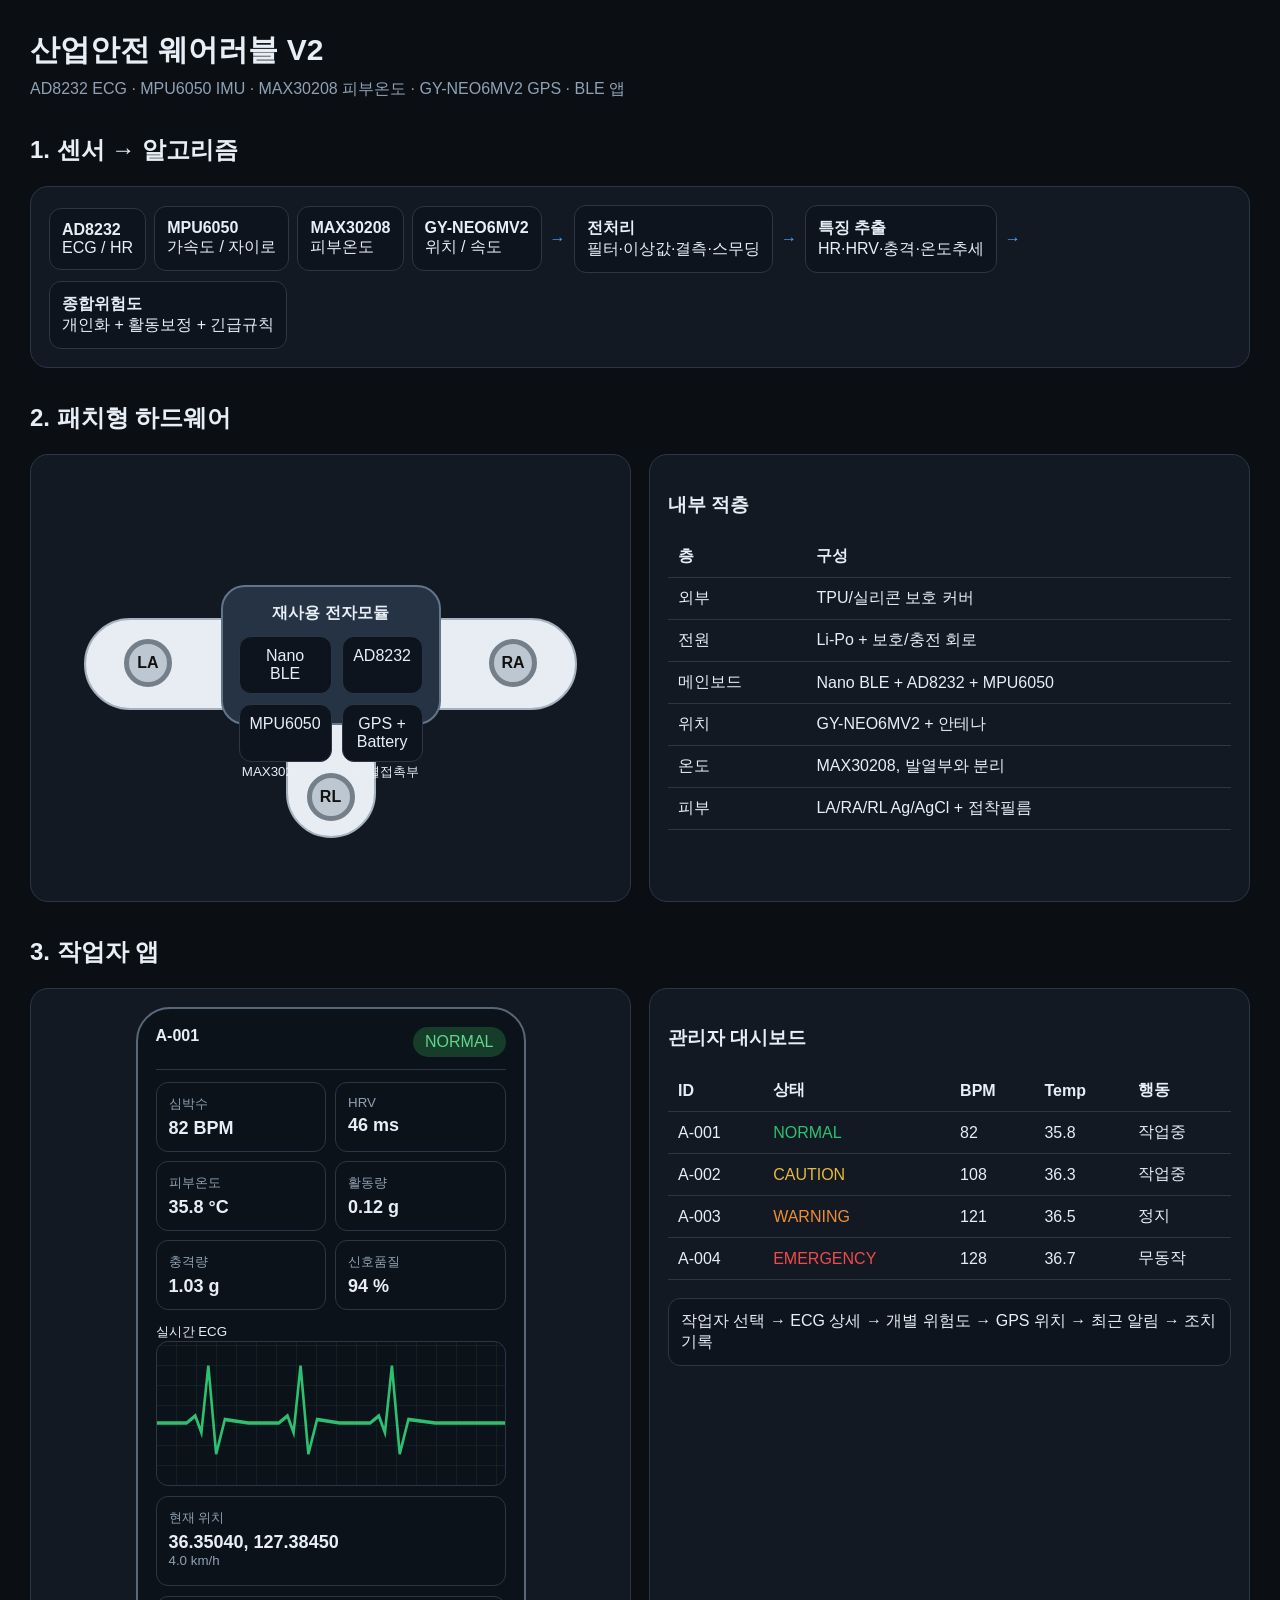
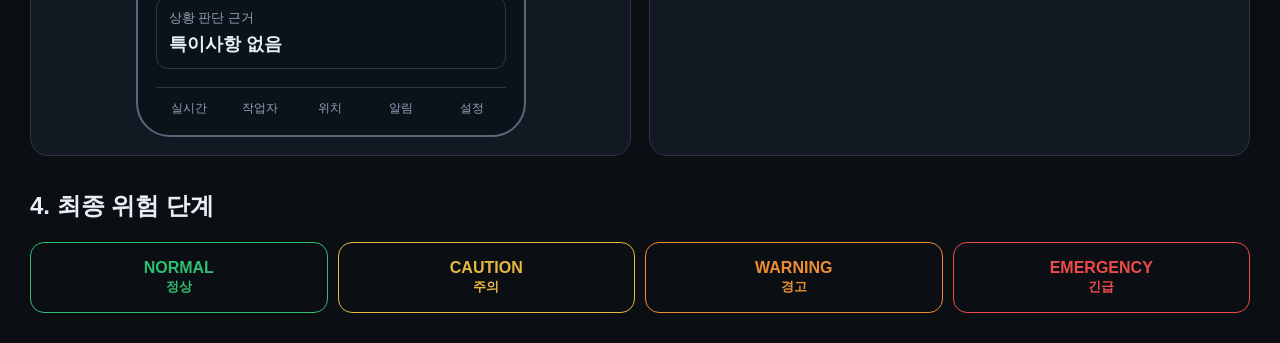
<file: worker_safety_algorithm_v2/wireframes/index.html>
<!DOCTYPE html>
<html lang="ko">
<head>
<meta charset="utf-8">
<meta name="viewport" content="width=device-width,initial-scale=1">
<title>산업안전 웨어러블 V2 와이어프레임</title>
<style>
:root{--bg:#0b0f14;--panel:#121923;--line:#2b3746;--text:#e8eef6;--muted:#8fa1b6;--blue:#4ea1ff;--green:#2fbf71;--yellow:#e7b93f;--orange:#ef8d32;--red:#ef4b4b}
*{box-sizing:border-box}body{margin:0;background:var(--bg);color:var(--text);font-family:Arial,"Noto Sans KR",sans-serif}.wrap{max-width:1440px;margin:auto;padding:30px}h1{margin:0 0 8px;font-size:30px}h2{margin-top:34px}.sub{color:var(--muted)}.grid{display:grid;grid-template-columns:repeat(auto-fit,minmax(330px,1fr));gap:18px}.card{background:var(--panel);border:1px solid var(--line);border-radius:18px;padding:18px}.flow{display:flex;gap:8px;align-items:center;flex-wrap:wrap}.box{background:#0d141d;border:1px solid var(--line);border-radius:12px;padding:12px}.arr{color:var(--blue);font-weight:700}.patch{height:410px;position:relative}.body{position:absolute;left:50%;top:112px;transform:translateX(-50%);width:220px;height:140px;border:2px solid #64758a;background:#253344;border-radius:24px;padding:16px;z-index:5;text-align:center}.wing{position:absolute;background:#e7edf3;border:2px solid #a6b2bf}.left{width:220px;height:92px;left:35px;top:145px;border-radius:55px 14px 14px 55px}.right{width:220px;height:92px;right:35px;top:145px;border-radius:14px 55px 55px 14px}.bottom{width:90px;height:160px;left:50%;top:205px;transform:translateX(-50%);border-radius:15px 15px 50px 50px}.e{position:absolute;width:48px;height:48px;border-radius:50%;background:#bcc7d2;border:5px solid #747f8a;z-index:10;color:#111;display:flex;align-items:center;justify-content:center;font-weight:700}.la{left:75px;top:166px}.ra{right:75px;top:166px}.rl{left:50%;top:300px;transform:translateX(-50%)}.sensor-grid{display:grid;grid-template-columns:1fr 1fr;gap:10px;margin-top:12px}.sensor{border:1px solid var(--line);border-radius:12px;padding:10px;background:#0d141d}.phone{max-width:390px;min-height:720px;margin:auto;background:#0c1219;border:2px solid #58687a;border-radius:34px;padding:18px}.top{display:flex;justify-content:space-between;padding-bottom:12px;border-bottom:1px solid var(--line)}.badge{padding:6px 12px;border-radius:999px;background:#153d29;color:#62d48c}.metrics{display:grid;grid-template-columns:repeat(2,1fr);gap:9px;margin:12px 0}.m{padding:12px;border:1px solid var(--line);border-radius:12px}.m small{display:block;color:var(--muted);margin-bottom:5px}.m b{font-size:18px}.ecg{height:145px;border:1px solid var(--line);border-radius:12px;background:repeating-linear-gradient(0deg,transparent,transparent 19px,#173126 20px),repeating-linear-gradient(90deg,transparent,transparent 19px,#173126 20px)}.ecg svg{width:100%;height:100%}.nav{display:grid;grid-template-columns:repeat(5,1fr);gap:4px;text-align:center;color:var(--muted);font-size:12px;border-top:1px solid var(--line);margin-top:18px;padding-top:12px}.levels{display:grid;grid-template-columns:repeat(4,1fr);gap:10px}.level{padding:16px;border-radius:14px;text-align:center;font-weight:700}.n{border:1px solid var(--green);color:var(--green)}.c{border:1px solid var(--yellow);color:var(--yellow)}.w{border:1px solid var(--orange);color:var(--orange)}.x{border:1px solid var(--red);color:var(--red)}table{width:100%;border-collapse:collapse}td,th{padding:10px;border-bottom:1px solid var(--line);text-align:left}
</style>
</head>
<body><div class="wrap">
<h1>산업안전 웨어러블 V2</h1><div class="sub">AD8232 ECG · MPU6050 IMU · MAX30208 피부온도 · GY-NEO6MV2 GPS · BLE 앱</div>
<h2>1. 센서 → 알고리즘</h2><div class="card"><div class="flow"><div class="box"><b>AD8232</b><br>ECG / HR</div><div class="box"><b>MPU6050</b><br>가속도 / 자이로</div><div class="box"><b>MAX30208</b><br>피부온도</div><div class="box"><b>GY-NEO6MV2</b><br>위치 / 속도</div><span class="arr">→</span><div class="box"><b>전처리</b><br>필터·이상값·결측·스무딩</div><span class="arr">→</span><div class="box"><b>특징 추출</b><br>HR·HRV·충격·온도추세</div><span class="arr">→</span><div class="box"><b>종합위험도</b><br>개인화 + 활동보정 + 긴급규칙</div></div></div>
<h2>2. 패치형 하드웨어</h2><div class="grid"><div class="card"><div class="patch"><div class="wing left"></div><div class="wing right"></div><div class="wing bottom"></div><div class="body"><b>재사용 전자모듈</b><div class="sensor-grid"><div class="sensor">Nano BLE</div><div class="sensor">AD8232</div><div class="sensor">MPU6050</div><div class="sensor">GPS + Battery</div></div><small>MAX30208은 피부쪽 열접촉부</small></div><div class="e la">LA</div><div class="e ra">RA</div><div class="e rl">RL</div></div></div><div class="card"><h3>내부 적층</h3><table><tr><th>층</th><th>구성</th></tr><tr><td>외부</td><td>TPU/실리콘 보호 커버</td></tr><tr><td>전원</td><td>Li-Po + 보호/충전 회로</td></tr><tr><td>메인보드</td><td>Nano BLE + AD8232 + MPU6050</td></tr><tr><td>위치</td><td>GY-NEO6MV2 + 안테나</td></tr><tr><td>온도</td><td>MAX30208, 발열부와 분리</td></tr><tr><td>피부</td><td>LA/RA/RL Ag/AgCl + 접착필름</td></tr></table></div></div>
<h2>3. 작업자 앱</h2><div class="grid"><div class="card"><div class="phone"><div class="top"><b>A-001</b><span class="badge">NORMAL</span></div><div class="metrics"><div class="m"><small>심박수</small><b>82 BPM</b></div><div class="m"><small>HRV</small><b>46 ms</b></div><div class="m"><small>피부온도</small><b>35.8 °C</b></div><div class="m"><small>활동량</small><b>0.12 g</b></div><div class="m"><small>충격량</small><b>1.03 g</b></div><div class="m"><small>신호품질</small><b>94 %</b></div></div><small>실시간 ECG</small><div class="ecg"><svg viewBox="0 0 400 120" preserveAspectRatio="none"><polyline fill="none" stroke="#2fbf71" stroke-width="3" points="0,68 34,68 44,62 51,76 59,20 68,94 78,65 105,68 140,68 150,62 157,76 165,20 174,94 184,65 210,68 245,68 255,62 262,76 270,20 279,94 289,65 320,68 360,68 400,68"/></svg></div><div class="m" style="margin-top:10px"><small>현재 위치</small><b>36.35040, 127.38450</b><br><small>4.0 km/h</small></div><div class="m" style="margin-top:10px"><small>상황 판단 근거</small><b>특이사항 없음</b></div><div class="nav"><span>실시간</span><span>작업자</span><span>위치</span><span>알림</span><span>설정</span></div></div></div><div class="card"><h3>관리자 대시보드</h3><table><tr><th>ID</th><th>상태</th><th>BPM</th><th>Temp</th><th>행동</th></tr><tr><td>A-001</td><td style="color:var(--green)">NORMAL</td><td>82</td><td>35.8</td><td>작업중</td></tr><tr><td>A-002</td><td style="color:var(--yellow)">CAUTION</td><td>108</td><td>36.3</td><td>작업중</td></tr><tr><td>A-003</td><td style="color:var(--orange)">WARNING</td><td>121</td><td>36.5</td><td>정지</td></tr><tr><td>A-004</td><td style="color:var(--red)">EMERGENCY</td><td>128</td><td>36.7</td><td>무동작</td></tr></table><br><div class="box">작업자 선택 → ECG 상세 → 개별 위험도 → GPS 위치 → 최근 알림 → 조치 기록</div></div></div>
<h2>4. 최종 위험 단계</h2><div class="levels"><div class="level n">NORMAL<br><small>정상</small></div><div class="level c">CAUTION<br><small>주의</small></div><div class="level w">WARNING<br><small>경고</small></div><div class="level x">EMERGENCY<br><small>긴급</small></div></div>
</div></body></html>
</file>
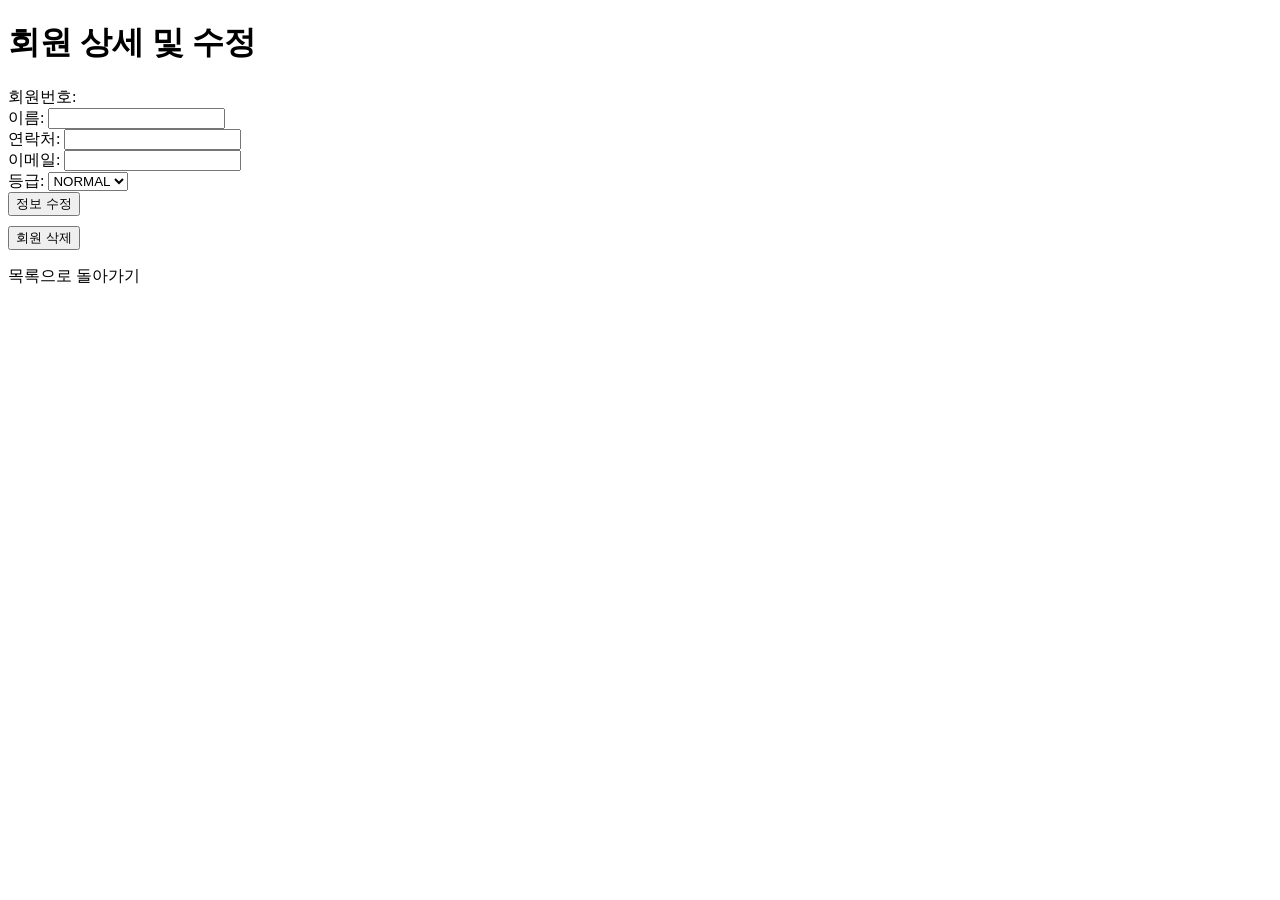
<file: bowling-reservation-system/roles/01-db-member/bowling_demo/src/main/resources/templates/members/detail.html>
<!DOCTYPE html>
<html xmlns:th="http://www.thymeleaf.org">
<head>
    <meta charset="UTF-8">
    <title>회원 상세 정보</title>
</head>
<body>
    <h1>회원 상세 및 수정</h1>
    <p th:if="${errorMessage}" th:text="${errorMessage}" style="color:red;"></p>
    <form th:action="@{/members/{id}/edit(id=${member.memberId})}" method="post">
        <div>회원번호: <span th:text="${member.memberId}"></span></div>
        <div>이름: <input type="text" name="name" th:value="${member.name}" required></div>
        <div>연락처: <input type="text" name="phone" th:value="${member.phone}" required></div>
        <div>이메일: <input type="email" name="email" th:value="${member.email}"></div>
        <div>등급: 
            <select name="grade">
                <option value="NORMAL" th:selected="${member.grade == 'NORMAL'}">NORMAL</option>
                <option value="VIP" th:selected="${member.grade == 'VIP'}">VIP</option>
            </select>
        </div>
        <button type="submit">정보 수정</button>
    </form>

    <form th:action="@{/members/{id}/delete(id=${member.memberId})}" method="post" style="margin-top:10px;">
        <button type="submit" onclick="return confirm('정말 삭제하시겠습니까?');">회원 삭제</button>
    </form>
    <p><a th:href="@{/members}">목록으로 돌아가기</a></p>
</body>
</html>
</file>
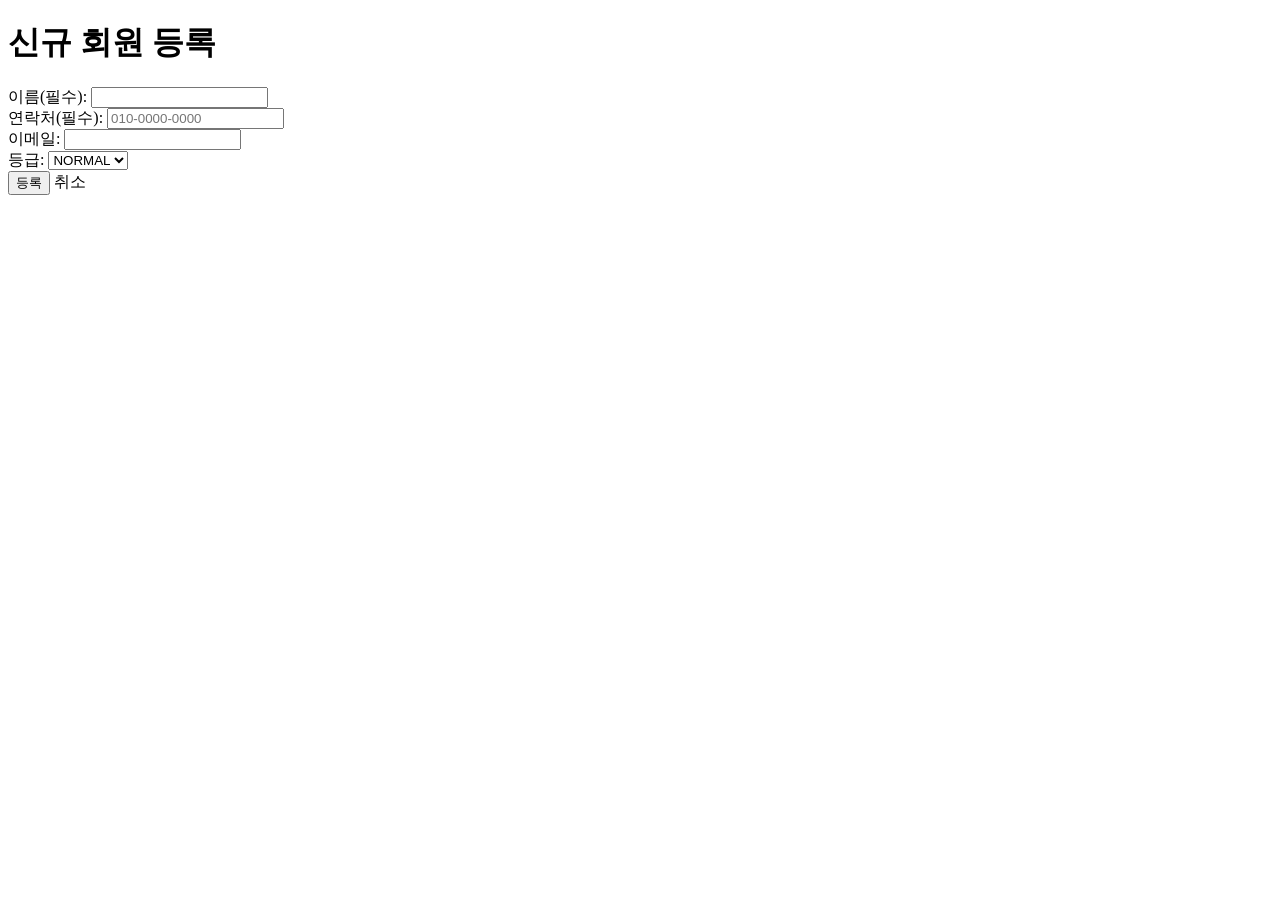
<file: bowling-reservation-system/roles/01-db-member/bowling_demo/src/main/resources/templates/members/form.html>
<!DOCTYPE html>
<html xmlns:th="http://www.thymeleaf.org">
<head>
    <meta charset="UTF-8">
    <title>신규 회원 등록</title>
</head>
<body>
    <h1>신규 회원 등록</h1>
    <p th:if="${errorMessage}" th:text="${errorMessage}" style="color:red;"></p>
    <form th:action="@{/members}" method="post">
        <div>이름(필수): <input type="text" name="name" required></div>
        <div>연락처(필수): <input type="text" name="phone" required placeholder="010-0000-0000"></div>
        <div>이메일: <input type="email" name="email"></div>
        <div>등급: 
            <select name="grade">
                <option value="NORMAL">NORMAL</option>
                <option value="VIP">VIP</option>
            </select>
        </div>
        <button type="submit">등록</button>
        <a th:href="@{/members}">취소</a>
    </form>
</body>
</html>
</file>
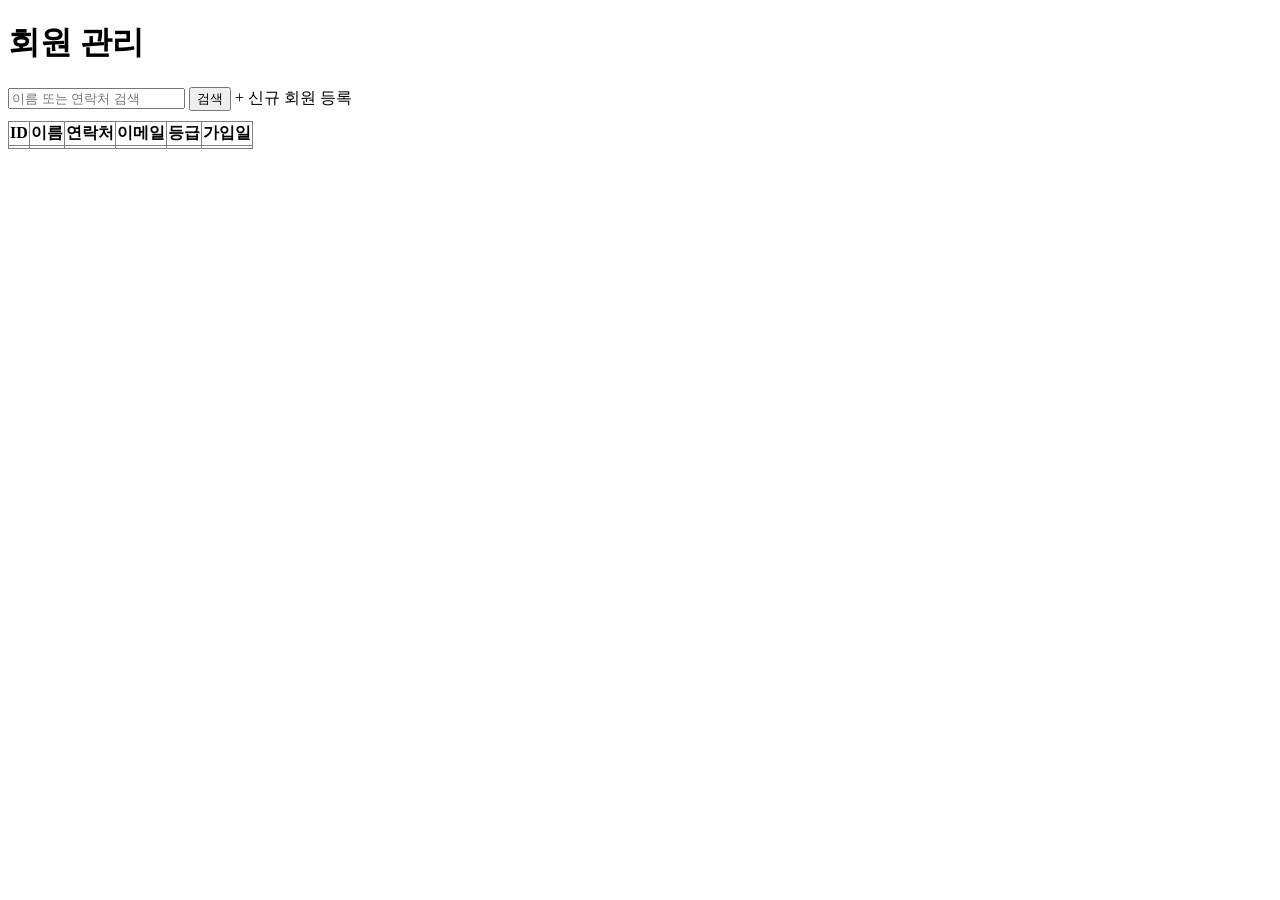
<file: bowling-reservation-system/roles/01-db-member/bowling_demo/src/main/resources/templates/members/list.html>
<!DOCTYPE html>
<html xmlns:th="http://www.thymeleaf.org">
<head>
    <meta charset="UTF-8">
    <title>회원 목록</title>
</head>
<body>
    <h1>회원 관리</h1>
    <form th:action="@{/members}" method="get">
        <input type="text" name="keyword" th:value="${keyword}" placeholder="이름 또는 연락처 검색">
        <button type="submit">검색</button>
        <a th:href="@{/members/new}">+ 신규 회원 등록</a>
    </form>
    <table border="1" style="margin-top:10px; border-collapse: collapse;">
        <thead>
            <tr>
                <th>ID</th><th>이름</th><th>연락처</th><th>이메일</th><th>등급</th><th>가입일</th>
            </tr>
        </thead>
        <tbody>
            <tr th:each="m : ${members}">
                <td th:text="${m.memberId}"></td>
                <td><a th:href="@{/members/{id}(id=${m.memberId})}" th:text="${m.name}"></a></td>
                <td th:text="${m.phone}"></td>
                <td th:text="${m.email}"></td>
                <td th:text="${m.grade}"></td>
                <td th:text="${m.createdAt}"></td>
            </tr>
        </tbody>
    </table>
</body>
</html>
</file>
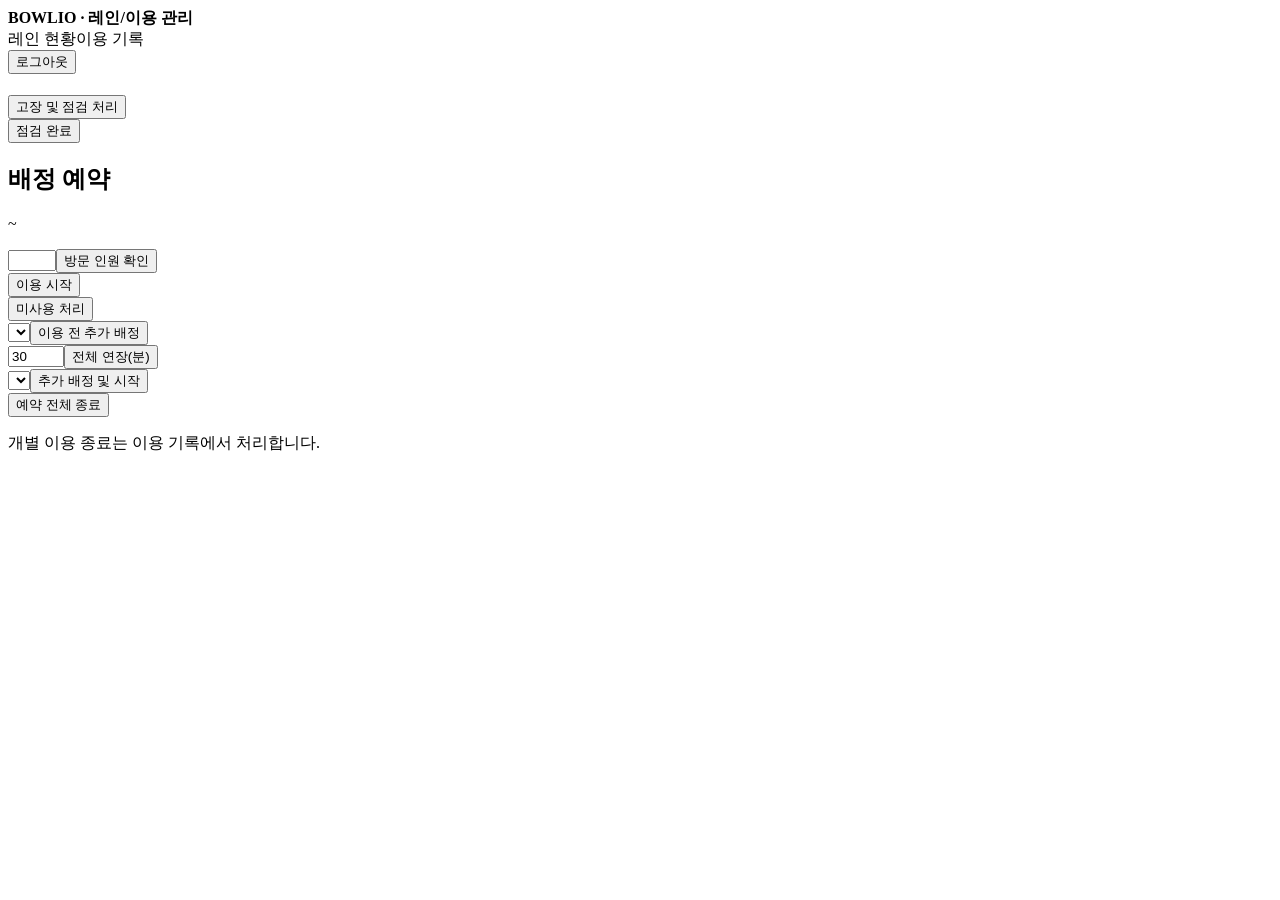
<file: bowling-reservation-system/roles/03-lane-usage/starter/src/main/resources/templates/lanes/detail.html>
<!doctype html><html lang="ko" xmlns:th="http://www.thymeleaf.org"><head><meta charset="utf-8"><meta name="viewport" content="width=device-width,initial-scale=1"><title>BOWLIO</title><link rel="stylesheet" th:href="@{/css/style.css}"></head><body><header><strong>BOWLIO · 레인/이용 관리</strong><nav><a th:href="@{/lanes}">레인 현황</a><a th:href="@{/usages}">이용 기록</a><form method="post" th:action="@{/logout}"><button>로그아웃</button></form></nav></header><main><div th:if="${message}" class="notice" th:text="${message}"></div><div th:if="${error}" class="notice error" th:text="${error}"></div><h1 th:text="|${lane.laneNumber}번 레인|"></h1><section class="panel"><h2 th:text="${lane.label()}"></h2><p th:text="${#temporals.format(lane.updatedAt,'yyyy-MM-dd HH:mm')}"></p>
<form method="post" th:if="${lane.laneStatus != 'MAINTENANCE'}" th:action="@{/lanes/{id}/status(id=${lane.laneId})}"><input type="hidden" name="status" value="MAINTENANCE"><button>고장 및 점검 처리</button></form>
<form method="post" th:if="${lane.laneStatus == 'MAINTENANCE'}" th:action="@{/lanes/{id}/status(id=${lane.laneId})}"><input type="hidden" name="status" value="AVAILABLE"><button>점검 완료</button></form></section>
<h2>배정 예약</h2><section class="panel" th:each="s : ${schedules}"><h3 th:text="|${s.reservationId} · ${s.memberName}|"></h3><p><span th:text="${#temporals.format(s.startTime,'MM-dd HH:mm')}"></span> ~ <span th:text="${#temporals.format(s.endTime,'MM-dd HH:mm')}"></span></p><p th:text="|${s.reservationStatus} / ${s.usageStatus}|"></p><p th:text="|예약 인원 ${s.personCount}명 / 방문 인원 ${s.actualPersonCount == null ? '미확인' : s.actualPersonCount}|"></p>
<div th:if="${s.reservationStatus == 'CONFIRMED' or s.reservationStatus == 'IN_USE'}">
<form method="post" th:action="@{/usages/attendance}"><input type="hidden" name="reservationId" th:value="${s.reservationId}"><input type="hidden" name="laneId" th:value="${lane.laneId}"><input name="actualPersonCount" type="number" min="1" max="40" required><button>방문 인원 확인</button></form>
<div th:if="${s.usageStatus == 'WAITING'}"><form method="post" th:action="@{/usages/start}"><input type="hidden" name="reservationLaneId" th:value="${s.reservationLaneId}"><input type="hidden" name="laneId" th:value="${lane.laneId}"><button th:disabled="${lane.laneStatus != 'AVAILABLE'}">이용 시작</button></form><form method="post" th:action="@{/usages/unused}"><input type="hidden" name="reservationLaneId" th:value="${s.reservationLaneId}"><input type="hidden" name="laneId" th:value="${lane.laneId}"><button>미사용 처리</button></form></div>
<div th:if="${s.reservationStatus == 'CONFIRMED'}"><form method="post" th:action="@{/usages/assign-lane}"><input type="hidden" name="reservationId" th:value="${s.reservationId}"><input type="hidden" name="laneId" th:value="${lane.laneId}"><select name="newLaneId"><option th:each="l : ${lanes}" th:if="${l.laneStatus == 'AVAILABLE'}" th:value="${l.laneId}" th:text="|${l.laneNumber}번|"></option></select><button>이용 전 추가 배정</button></form></div>
<div th:if="${s.reservationStatus == 'IN_USE'}"><form method="post" th:action="@{/usages/extend}"><input type="hidden" name="reservationId" th:value="${s.reservationId}"><input type="hidden" name="laneId" th:value="${lane.laneId}"><input type="number" min="1" max="120" name="minutes" value="30" required><button>전체 연장(분)</button></form><form method="post" th:action="@{/usages/add-lane}"><input type="hidden" name="reservationId" th:value="${s.reservationId}"><input type="hidden" name="laneId" th:value="${lane.laneId}"><select name="newLaneId"><option th:each="l : ${lanes}" th:if="${l.laneStatus == 'AVAILABLE'}" th:value="${l.laneId}" th:text="|${l.laneNumber}번|"></option></select><button>추가 배정 및 시작</button></form><form method="post" th:action="@{/usages/finish-reservation}"><input type="hidden" name="reservationId" th:value="${s.reservationId}"><input type="hidden" name="laneId" th:value="${lane.laneId}"><button>예약 전체 종료</button></form></div></div></section>
<p>개별 이용 종료는 <a th:href="@{/usages}">이용 기록</a>에서 처리합니다.</p></main></body></html>
</file>
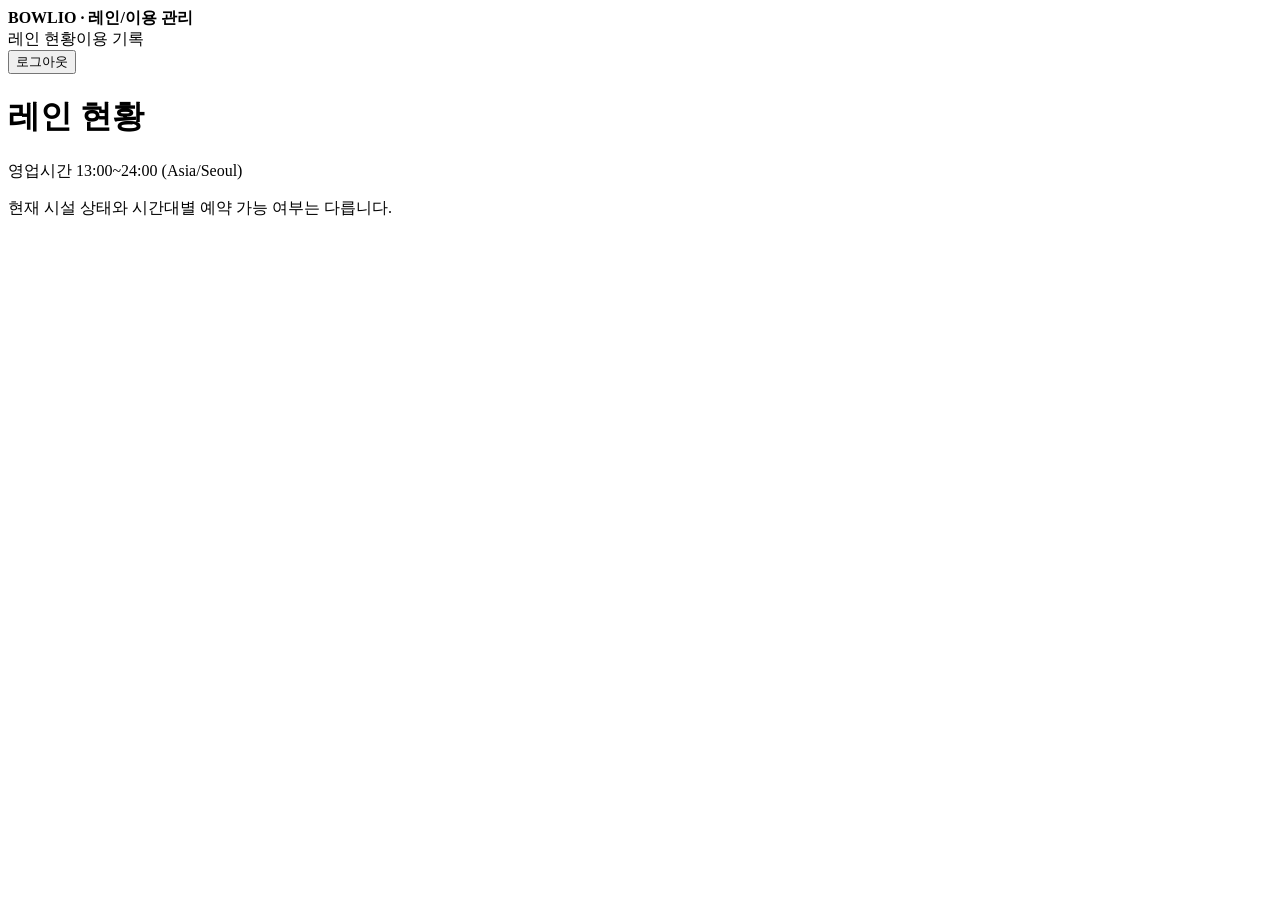
<file: bowling-reservation-system/roles/03-lane-usage/starter/src/main/resources/templates/lanes/list.html>
<!doctype html><html lang="ko" xmlns:th="http://www.thymeleaf.org"><head><meta charset="utf-8"><meta name="viewport" content="width=device-width,initial-scale=1"><title>BOWLIO</title><link rel="stylesheet" th:href="@{/css/style.css}"></head><body><header><strong>BOWLIO · 레인/이용 관리</strong><nav><a th:href="@{/lanes}">레인 현황</a><a th:href="@{/usages}">이용 기록</a><form method="post" th:action="@{/logout}"><button>로그아웃</button></form></nav></header><main><h1>레인 현황</h1><p>영업시간 13:00~24:00 (Asia/Seoul)</p><p>현재 시설 상태와 시간대별 예약 가능 여부는 다릅니다.</p><div class="grid"><a class="card" th:each="lane : ${lanes}" th:href="@{/lanes/{id}(id=${lane.laneId})}"><div class="num" th:text="|${lane.laneNumber}번|"></div><strong th:text="${lane.label()}"></strong><p th:text="${#temporals.format(lane.updatedAt,'MM-dd HH:mm')}"></p></a></div></main></body></html>
</file>
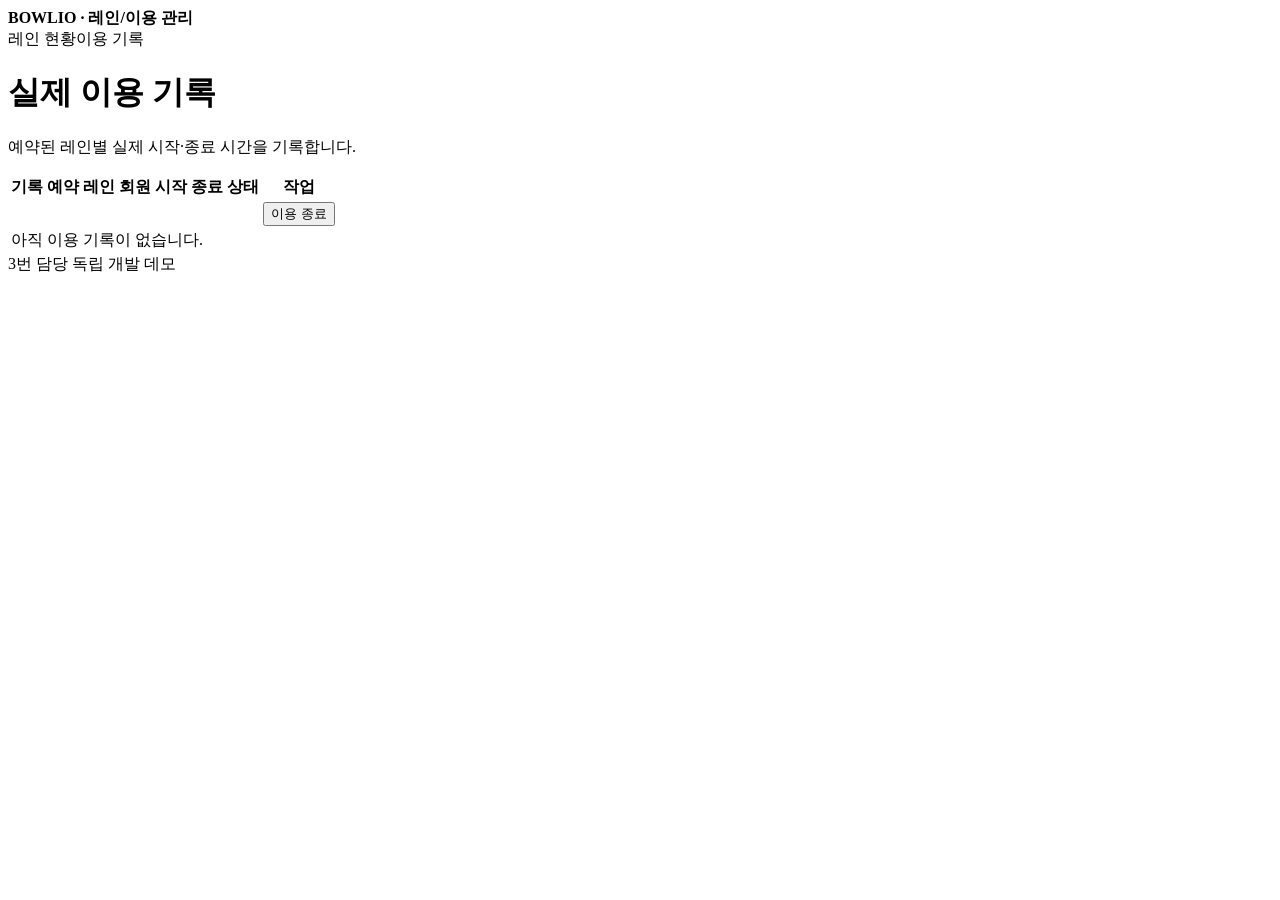
<file: bowling-reservation-system/roles/03-lane-usage/starter/src/main/resources/templates/usages/list.html>
<!doctype html><html lang="ko" xmlns:th="http://www.thymeleaf.org"><head><meta charset="utf-8"><meta name="viewport" content="width=device-width,initial-scale=1"><title>이용 기록</title><link rel="stylesheet" th:href="@{/css/style.css}"></head><body>
<header><strong>BOWLIO · 레인/이용 관리</strong><nav><a th:href="@{/lanes}">레인 현황</a><a th:href="@{/usages}">이용 기록</a></nav></header>
<main><h1>실제 이용 기록</h1><p class="muted">예약된 레인별 실제 시작·종료 시간을 기록합니다.</p>
<div th:if="${message}" class="notice" th:text="${message}"></div><div th:if="${error}" class="notice error" th:text="${error}"></div>
<div class="panel" style="overflow:auto"><table><thead><tr><th>기록</th><th>예약</th><th>레인</th><th>회원</th><th>시작</th><th>종료</th><th>상태</th><th>작업</th></tr></thead><tbody>
<tr th:each="u : ${usages}"><td th:text="${u.usageId}"></td><td th:text="${u.reservationId}"></td><td th:text="|${u.laneNumber}번|"></td><td th:text="${u.memberName}"></td>
<td th:text="${u.actualStartTime == null ? '-' : #temporals.format(u.actualStartTime,'yyyy-MM-dd HH:mm')}"></td>
<td th:text="${u.actualEndTime == null ? '-' : #temporals.format(u.actualEndTime,'yyyy-MM-dd HH:mm')}"></td>
<td th:text="${u.usageStatus}"></td><td><form th:if="${u.usageStatus == 'IN_USE'}" method="post" th:action="@{/usages/{id}/end(id=${u.usageId})}"><button type="submit">이용 종료</button></form></td></tr>
<tr th:if="${#lists.isEmpty(usages)}"><td colspan="8">아직 이용 기록이 없습니다.</td></tr>
</tbody></table></div><footer>3번 담당 독립 개발 데모</footer></main></body></html>
</file>
